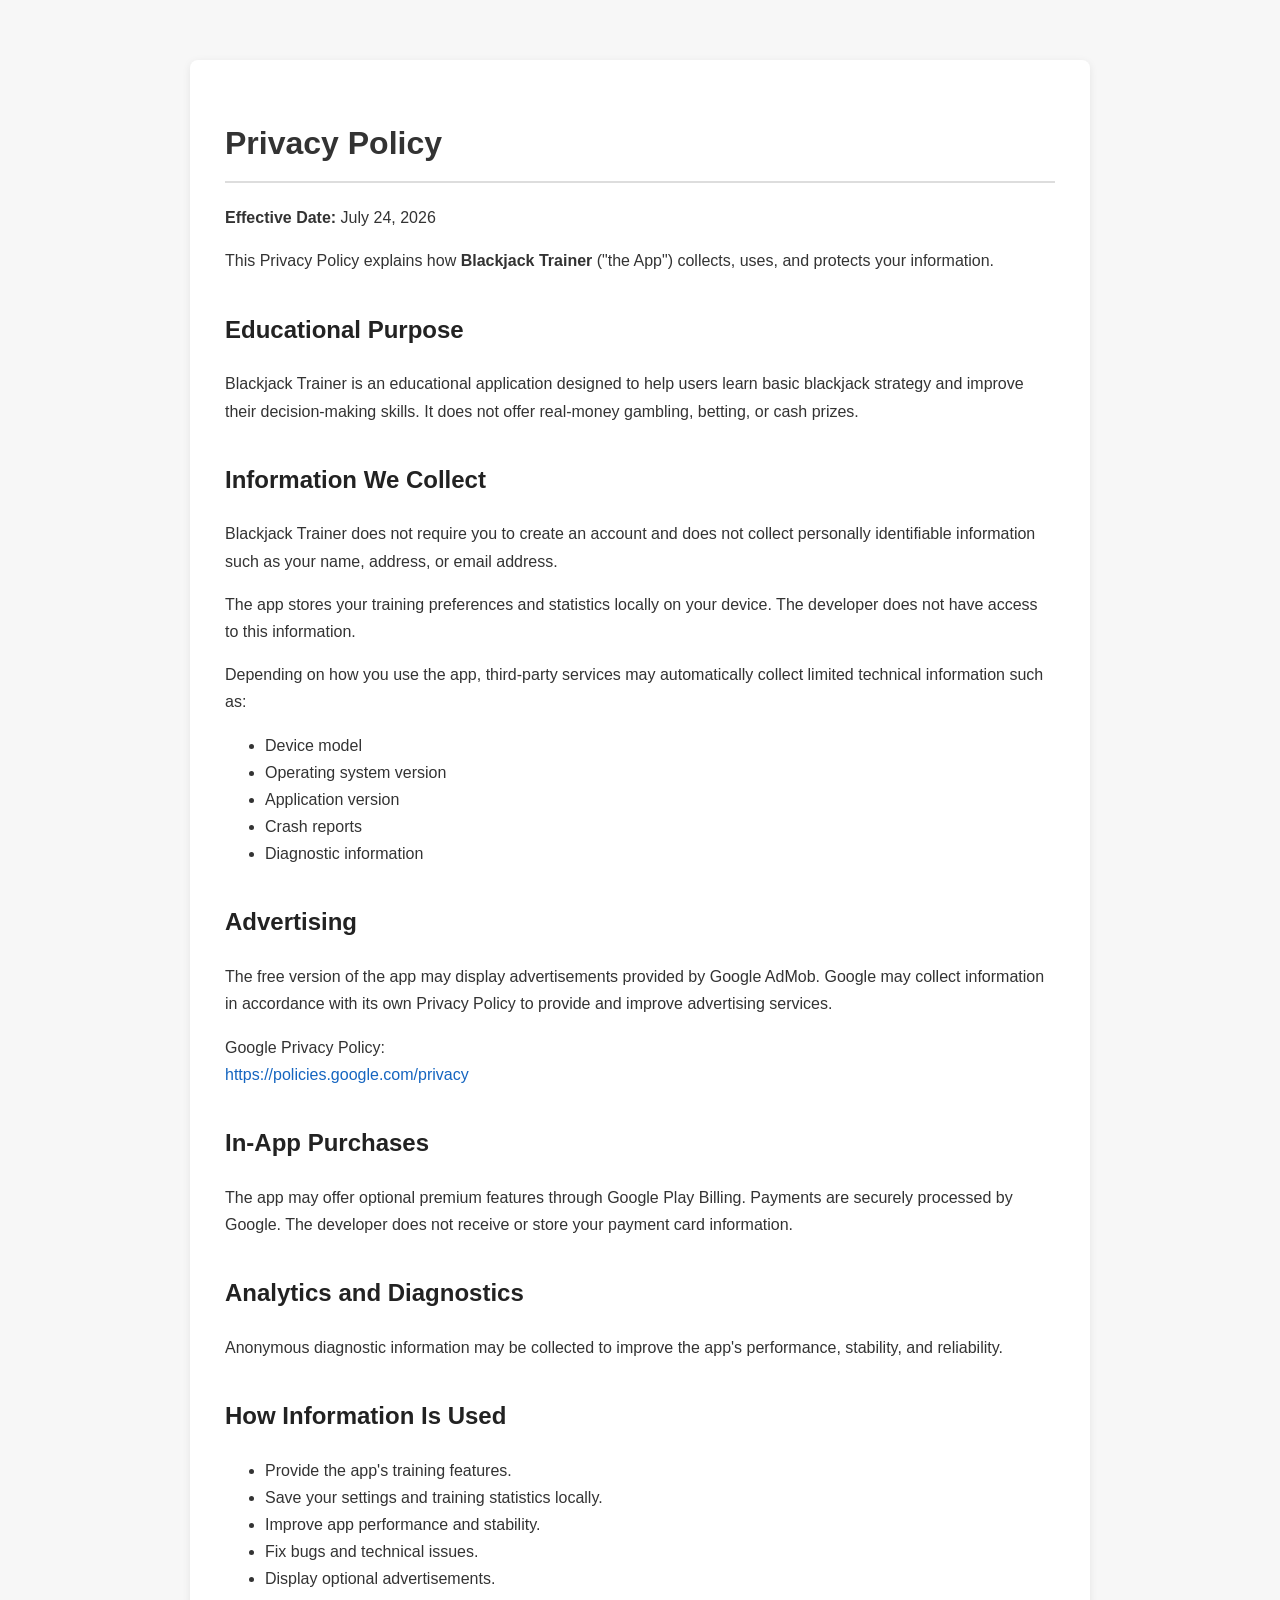
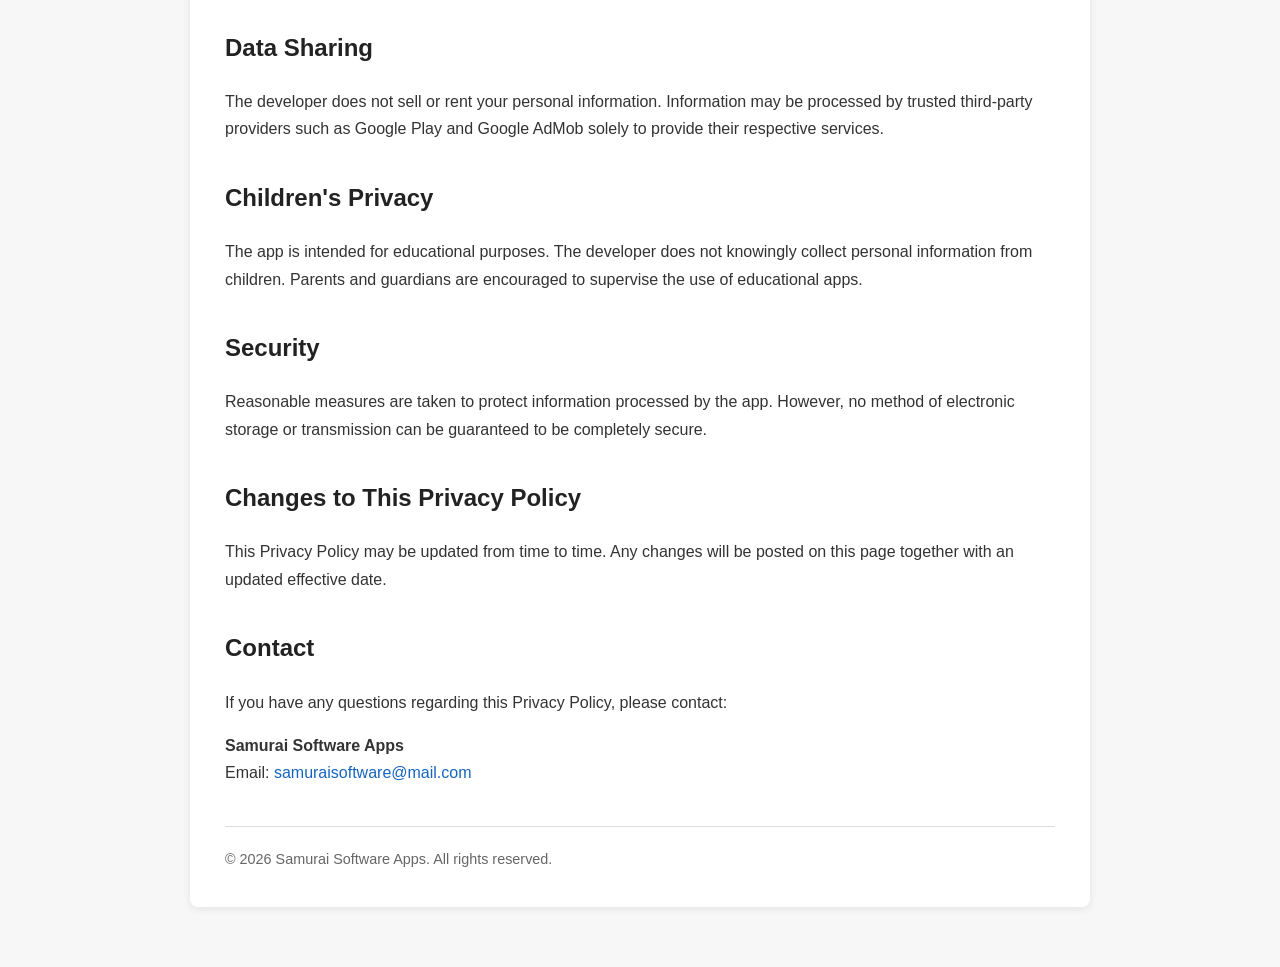
<file: privacy-policies/blackjack-trainer.html>
<!DOCTYPE html>
<html lang="en">
<head>
    <meta charset="UTF-8">
    <meta name="viewport" content="width=device-width, initial-scale=1.0">
    <title>Privacy Policy - Blackjack Trainer</title>

    <style>
        body {
            font-family: Arial, Helvetica, sans-serif;
            max-width: 900px;
            margin: 40px auto;
            padding: 20px;
            background: #f7f7f7;
            color: #333;
            line-height: 1.7;
        }

        .container {
            background: #fff;
            padding: 35px;
            border-radius: 8px;
            box-shadow: 0 2px 8px rgba(0,0,0,.08);
        }

        h1 {
            border-bottom: 2px solid #ddd;
            padding-bottom: 10px;
        }

        h2 {
            margin-top: 35px;
            color: #222;
        }

        a {
            color: #1565c0;
            text-decoration: none;
        }

        a:hover {
            text-decoration: underline;
        }

        footer {
            margin-top: 40px;
            border-top: 1px solid #ddd;
            padding-top: 20px;
            font-size: .9em;
            color: #666;
        }
    </style>
</head>

<body>

<div class="container">

<h1>Privacy Policy</h1>

<p><strong>Effective Date:</strong> July 24, 2026</p>

<p>
This Privacy Policy explains how <strong>Blackjack Trainer</strong> ("the App")
collects, uses, and protects your information.
</p>

<h2>Educational Purpose</h2>

<p>
Blackjack Trainer is an educational application designed to help users learn
basic blackjack strategy and improve their decision-making skills.
It does not offer real-money gambling, betting, or cash prizes.
</p>

<h2>Information We Collect</h2>

<p>
Blackjack Trainer does not require you to create an account and does not
collect personally identifiable information such as your name, address, or
email address.
</p>

<p>
The app stores your training preferences and statistics locally on your device.
The developer does not have access to this information.
</p>

<p>
Depending on how you use the app, third-party services may automatically collect
limited technical information such as:
</p>

<ul>
    <li>Device model</li>
    <li>Operating system version</li>
    <li>Application version</li>
    <li>Crash reports</li>
    <li>Diagnostic information</li>
</ul>

<h2>Advertising</h2>

<p>
The free version of the app may display advertisements provided by Google AdMob.
Google may collect information in accordance with its own Privacy Policy to
provide and improve advertising services.
</p>

<p>
Google Privacy Policy:<br>
<a href="https://policies.google.com/privacy">
https://policies.google.com/privacy
</a>
</p>

<h2>In-App Purchases</h2>

<p>
The app may offer optional premium features through Google Play Billing.
Payments are securely processed by Google.
The developer does not receive or store your payment card information.
</p>

<h2>Analytics and Diagnostics</h2>

<p>
Anonymous diagnostic information may be collected to improve the app's
performance, stability, and reliability.
</p>

<h2>How Information Is Used</h2>

<ul>
    <li>Provide the app's training features.</li>
    <li>Save your settings and training statistics locally.</li>
    <li>Improve app performance and stability.</li>
    <li>Fix bugs and technical issues.</li>
    <li>Display optional advertisements.</li>
</ul>

<h2>Data Sharing</h2>

<p>
The developer does not sell or rent your personal information.
Information may be processed by trusted third-party providers such as
Google Play and Google AdMob solely to provide their respective services.
</p>

<h2>Children's Privacy</h2>

<p>
The app is intended for educational purposes.
The developer does not knowingly collect personal information from children.
Parents and guardians are encouraged to supervise the use of educational apps.
</p>

<h2>Security</h2>

<p>
Reasonable measures are taken to protect information processed by the app.
However, no method of electronic storage or transmission can be guaranteed to
be completely secure.
</p>

<h2>Changes to This Privacy Policy</h2>

<p>
This Privacy Policy may be updated from time to time.
Any changes will be posted on this page together with an updated effective date.
</p>

<h2>Contact</h2>

<p>
If you have any questions regarding this Privacy Policy, please contact:
</p>

<p>
<strong>Samurai Software Apps</strong><br>
Email:
<a href="mailto:samuraisoftware@mail.com">
samuraisoftware@mail.com
</a>
</p>

<footer>
© 2026 Samurai Software Apps. All rights reserved.
</footer>

</div>

</body>
</html>
</file>
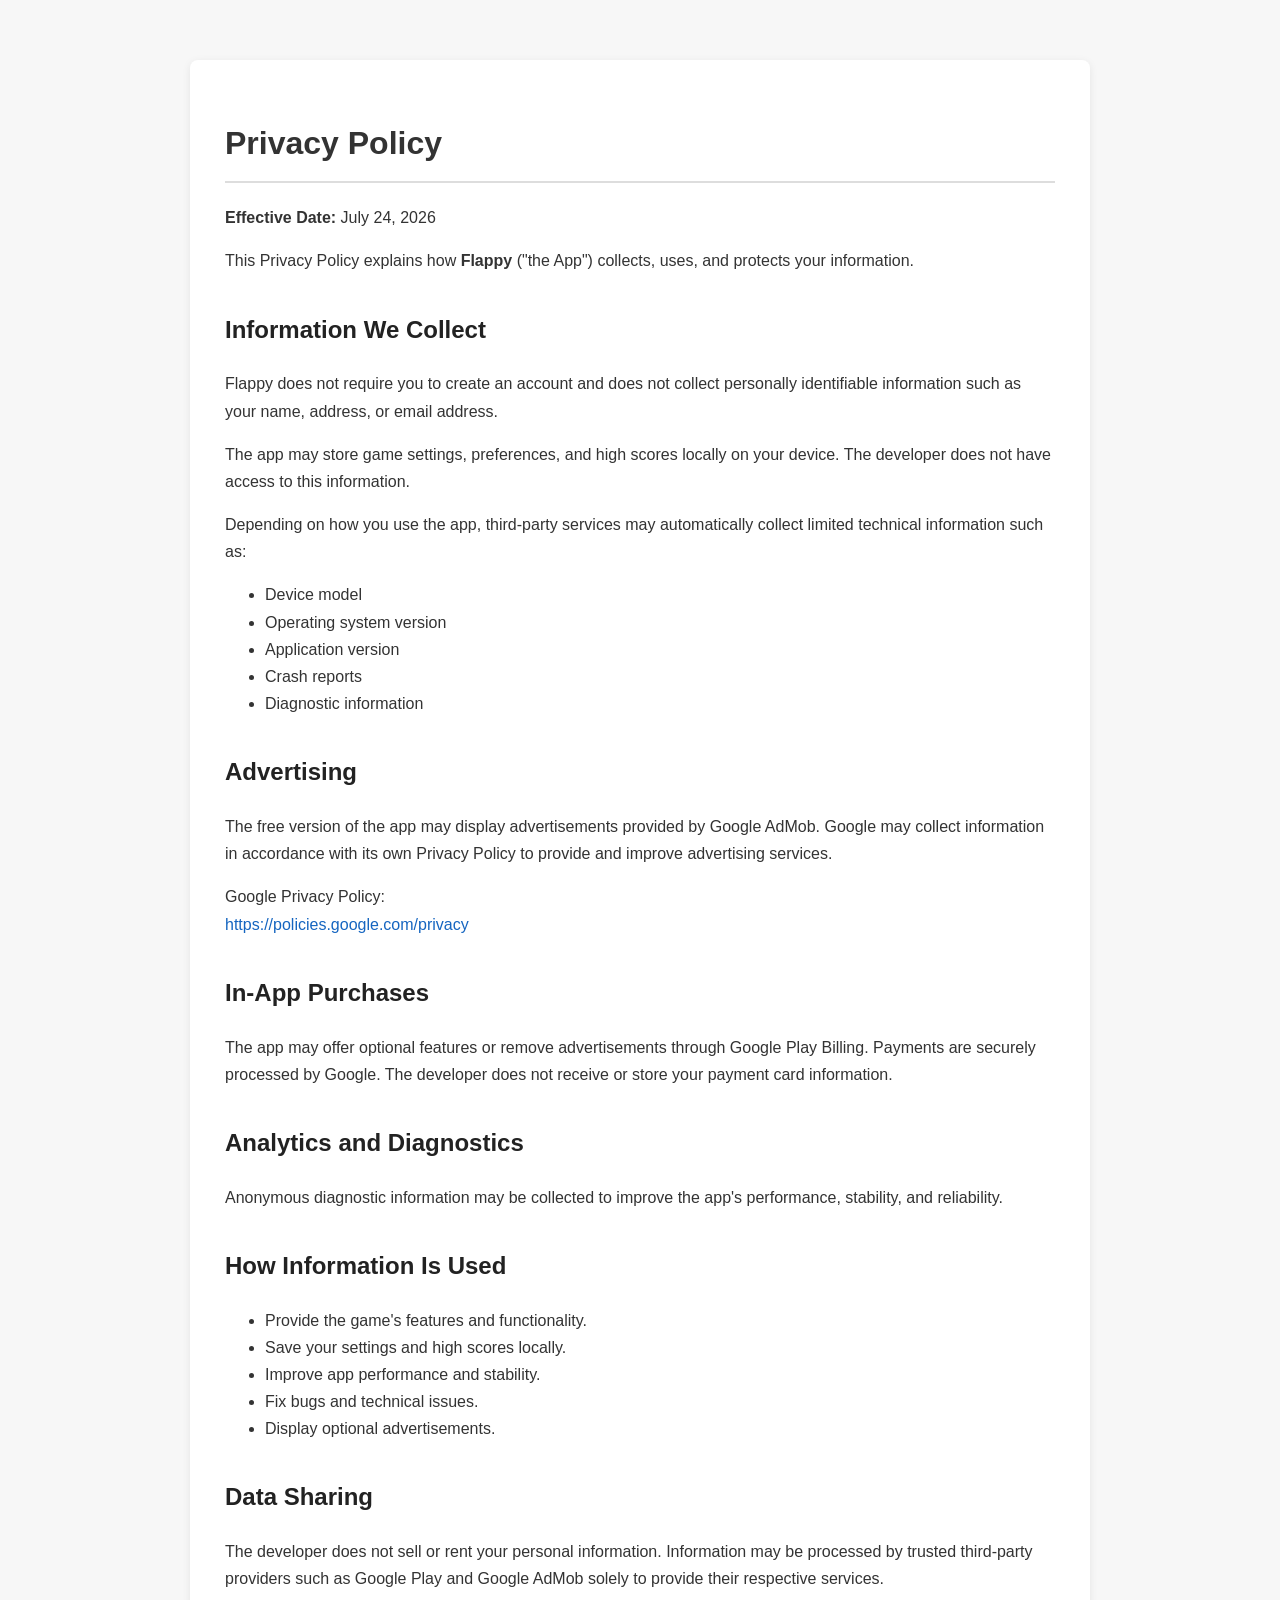
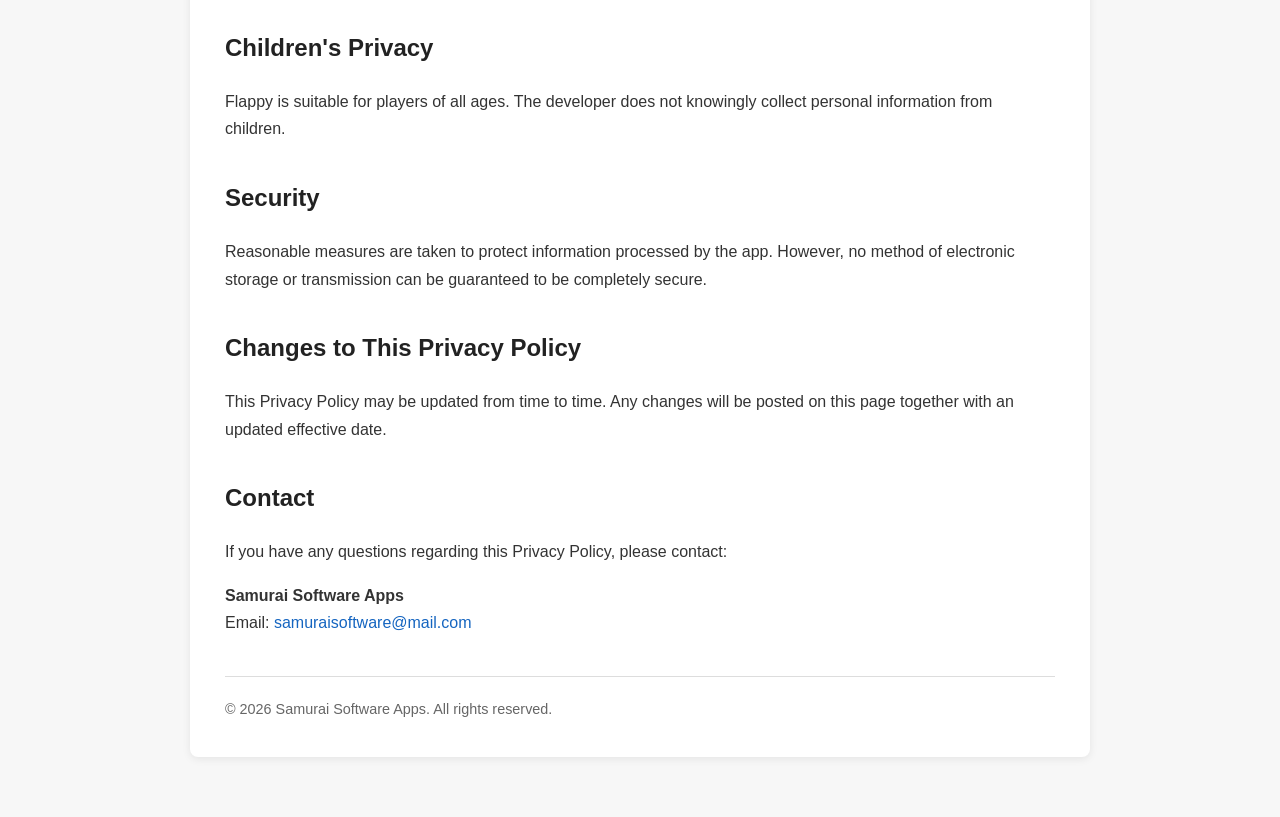
<file: privacy-policies/flappy.html>
<!DOCTYPE html>
<html lang="en">
<head>
    <meta charset="UTF-8">
    <meta name="viewport" content="width=device-width, initial-scale=1.0">
    <title>Privacy Policy - Flappy</title>

    <style>
        body {
            font-family: Arial, Helvetica, sans-serif;
            max-width: 900px;
            margin: 40px auto;
            padding: 20px;
            background: #f7f7f7;
            color: #333;
            line-height: 1.7;
        }

        .container {
            background: #fff;
            padding: 35px;
            border-radius: 8px;
            box-shadow: 0 2px 8px rgba(0,0,0,.08);
        }

        h1 {
            border-bottom: 2px solid #ddd;
            padding-bottom: 10px;
        }

        h2 {
            margin-top: 35px;
            color: #222;
        }

        a {
            color: #1565c0;
            text-decoration: none;
        }

        a:hover {
            text-decoration: underline;
        }

        footer {
            margin-top: 40px;
            border-top: 1px solid #ddd;
            padding-top: 20px;
            font-size: .9em;
            color: #666;
        }
    </style>
</head>

<body>

<div class="container">

<h1>Privacy Policy</h1>

<p><strong>Effective Date:</strong> July 24, 2026</p>

<p>
This Privacy Policy explains how <strong>Flappy</strong> ("the App")
collects, uses, and protects your information.
</p>

<h2>Information We Collect</h2>

<p>
Flappy does not require you to create an account and does not collect
personally identifiable information such as your name, address, or email
address.
</p>

<p>
The app may store game settings, preferences, and high scores locally on your
device. The developer does not have access to this information.
</p>

<p>
Depending on how you use the app, third-party services may automatically collect
limited technical information such as:
</p>

<ul>
    <li>Device model</li>
    <li>Operating system version</li>
    <li>Application version</li>
    <li>Crash reports</li>
    <li>Diagnostic information</li>
</ul>

<h2>Advertising</h2>

<p>
The free version of the app may display advertisements provided by Google AdMob.
Google may collect information in accordance with its own Privacy Policy to
provide and improve advertising services.
</p>

<p>
Google Privacy Policy:<br>
<a href="https://policies.google.com/privacy">
https://policies.google.com/privacy
</a>
</p>

<h2>In-App Purchases</h2>

<p>
The app may offer optional features or remove advertisements through Google
Play Billing. Payments are securely processed by Google. The developer does not
receive or store your payment card information.
</p>

<h2>Analytics and Diagnostics</h2>

<p>
Anonymous diagnostic information may be collected to improve the app's
performance, stability, and reliability.
</p>

<h2>How Information Is Used</h2>

<ul>
    <li>Provide the game's features and functionality.</li>
    <li>Save your settings and high scores locally.</li>
    <li>Improve app performance and stability.</li>
    <li>Fix bugs and technical issues.</li>
    <li>Display optional advertisements.</li>
</ul>

<h2>Data Sharing</h2>

<p>
The developer does not sell or rent your personal information.
Information may be processed by trusted third-party providers such as
Google Play and Google AdMob solely to provide their respective services.
</p>

<h2>Children's Privacy</h2>

<p>
Flappy is suitable for players of all ages.
The developer does not knowingly collect personal information from children.
</p>

<h2>Security</h2>

<p>
Reasonable measures are taken to protect information processed by the app.
However, no method of electronic storage or transmission can be guaranteed to
be completely secure.
</p>

<h2>Changes to This Privacy Policy</h2>

<p>
This Privacy Policy may be updated from time to time.
Any changes will be posted on this page together with an updated effective date.
</p>

<h2>Contact</h2>

<p>
If you have any questions regarding this Privacy Policy, please contact:
</p>

<p>
<strong>Samurai Software Apps</strong><br>
Email:
<a href="mailto:samuraisoftware@mail.com">
samuraisoftware@mail.com
</a>
</p>

<footer>
© 2026 Samurai Software Apps. All rights reserved.
</footer>

</div>

</body>
</html>
</file>
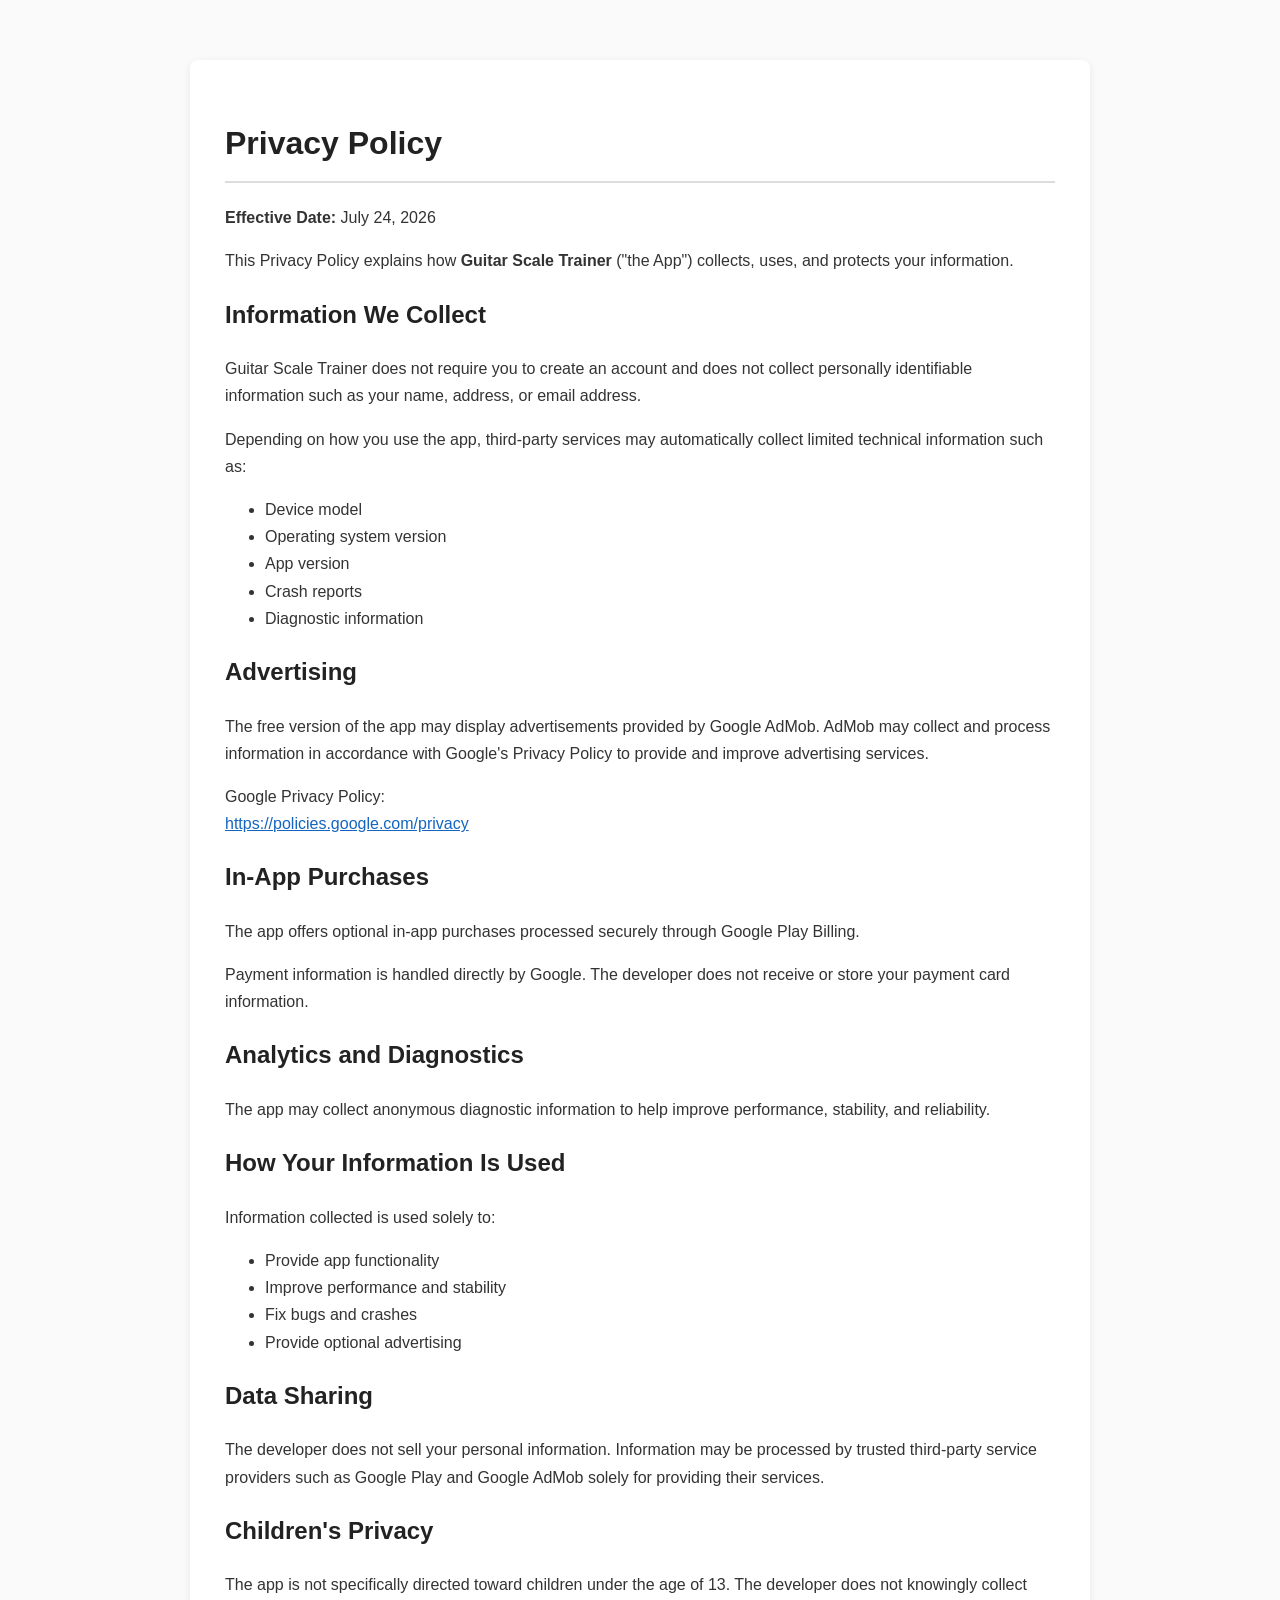
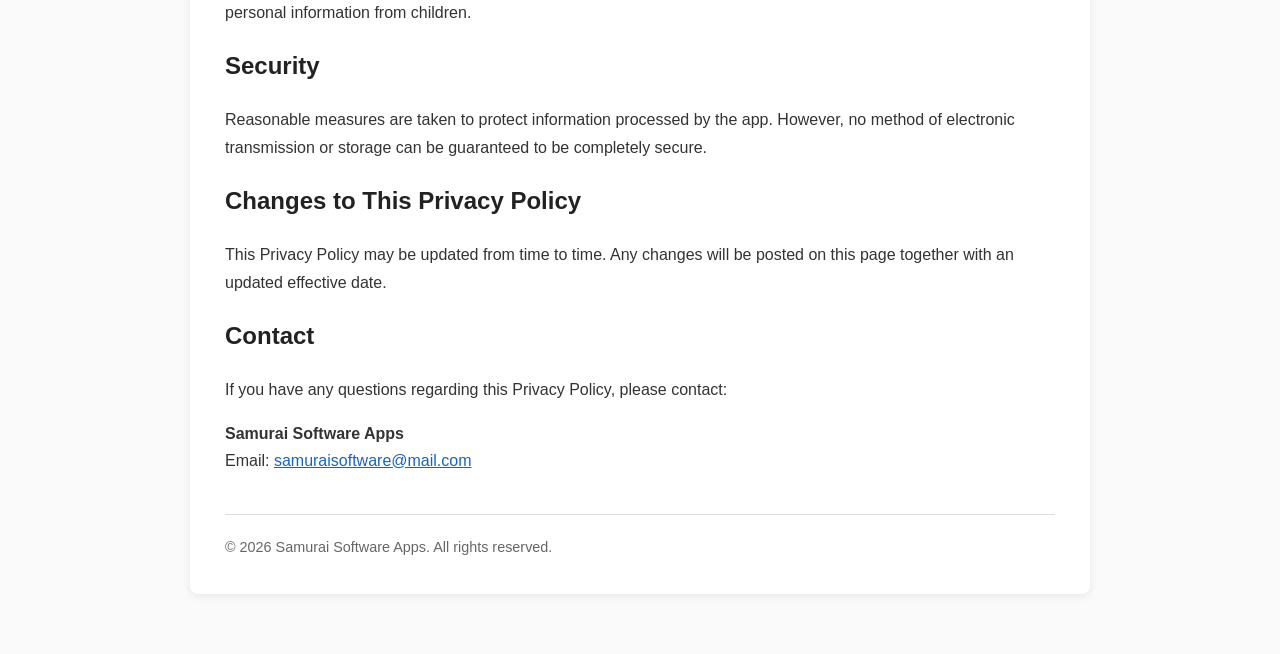
<file: privacy-policies/guitar-scale-trainer.html>
<!DOCTYPE html>
<html lang="en">
<head>
    <meta charset="UTF-8">
    <meta name="viewport" content="width=device-width, initial-scale=1.0">
    <title>Privacy Policy - Guitar Scale Trainer</title>
    <style>
        body {
            font-family: Arial, Helvetica, sans-serif;
            max-width: 900px;
            margin: 40px auto;
            padding: 20px;
            line-height: 1.7;
            color: #333;
            background: #fafafa;
        }
        h1, h2 {
            color: #222;
        }
        h1 {
            border-bottom: 2px solid #ddd;
            padding-bottom: 10px;
        }
        .container {
            background: white;
            padding: 35px;
            border-radius: 8px;
            box-shadow: 0 2px 8px rgba(0,0,0,.08);
        }
        a {
            color: #1565c0;
        }
        footer {
            margin-top: 40px;
            font-size: 0.9em;
            color: #666;
            border-top: 1px solid #ddd;
            padding-top: 20px;
        }
    </style>
</head>
<body>

<div class="container">

<h1>Privacy Policy</h1>

<p><strong>Effective Date:</strong> July 24, 2026</p>

<p>
This Privacy Policy explains how <strong>Guitar Scale Trainer</strong> ("the App")
collects, uses, and protects your information.
</p>

<h2>Information We Collect</h2>

<p>
Guitar Scale Trainer does not require you to create an account and does not
collect personally identifiable information such as your name, address, or email
address.
</p>

<p>
Depending on how you use the app, third-party services may automatically collect
limited technical information such as:
</p>

<ul>
    <li>Device model</li>
    <li>Operating system version</li>
    <li>App version</li>
    <li>Crash reports</li>
    <li>Diagnostic information</li>
</ul>

<h2>Advertising</h2>

<p>
The free version of the app may display advertisements provided by
Google AdMob. AdMob may collect and process information in accordance
with Google's Privacy Policy to provide and improve advertising services.
</p>

<p>
Google Privacy Policy:<br>
<a href="https://policies.google.com/privacy" target="_blank">
https://policies.google.com/privacy
</a>
</p>

<h2>In-App Purchases</h2>

<p>
The app offers optional in-app purchases processed securely through
Google Play Billing.
</p>

<p>
Payment information is handled directly by Google.
The developer does not receive or store your payment card information.
</p>

<h2>Analytics and Diagnostics</h2>

<p>
The app may collect anonymous diagnostic information to help improve
performance, stability, and reliability.
</p>

<h2>How Your Information Is Used</h2>

<p>
Information collected is used solely to:
</p>

<ul>
    <li>Provide app functionality</li>
    <li>Improve performance and stability</li>
    <li>Fix bugs and crashes</li>
    <li>Provide optional advertising</li>
</ul>

<h2>Data Sharing</h2>

<p>
The developer does not sell your personal information.
Information may be processed by trusted third-party service providers
such as Google Play and Google AdMob solely for providing their services.
</p>

<h2>Children's Privacy</h2>

<p>
The app is not specifically directed toward children under the age of 13.
The developer does not knowingly collect personal information from children.
</p>

<h2>Security</h2>

<p>
Reasonable measures are taken to protect information processed by the app.
However, no method of electronic transmission or storage can be guaranteed
to be completely secure.
</p>

<h2>Changes to This Privacy Policy</h2>

<p>
This Privacy Policy may be updated from time to time.
Any changes will be posted on this page together with an updated effective date.
</p>

<h2>Contact</h2>

<p>
If you have any questions regarding this Privacy Policy, please contact:
</p>

<p>
<strong>Samurai Software Apps</strong><br>
Email:
<a href="mailto:samuraisoftware@mail.com">
samuraisoftware@mail.com
</a>
</p>

<footer>
© 2026 Samurai Software Apps. All rights reserved.
</footer>

</div>

</body>
</html>
</file>
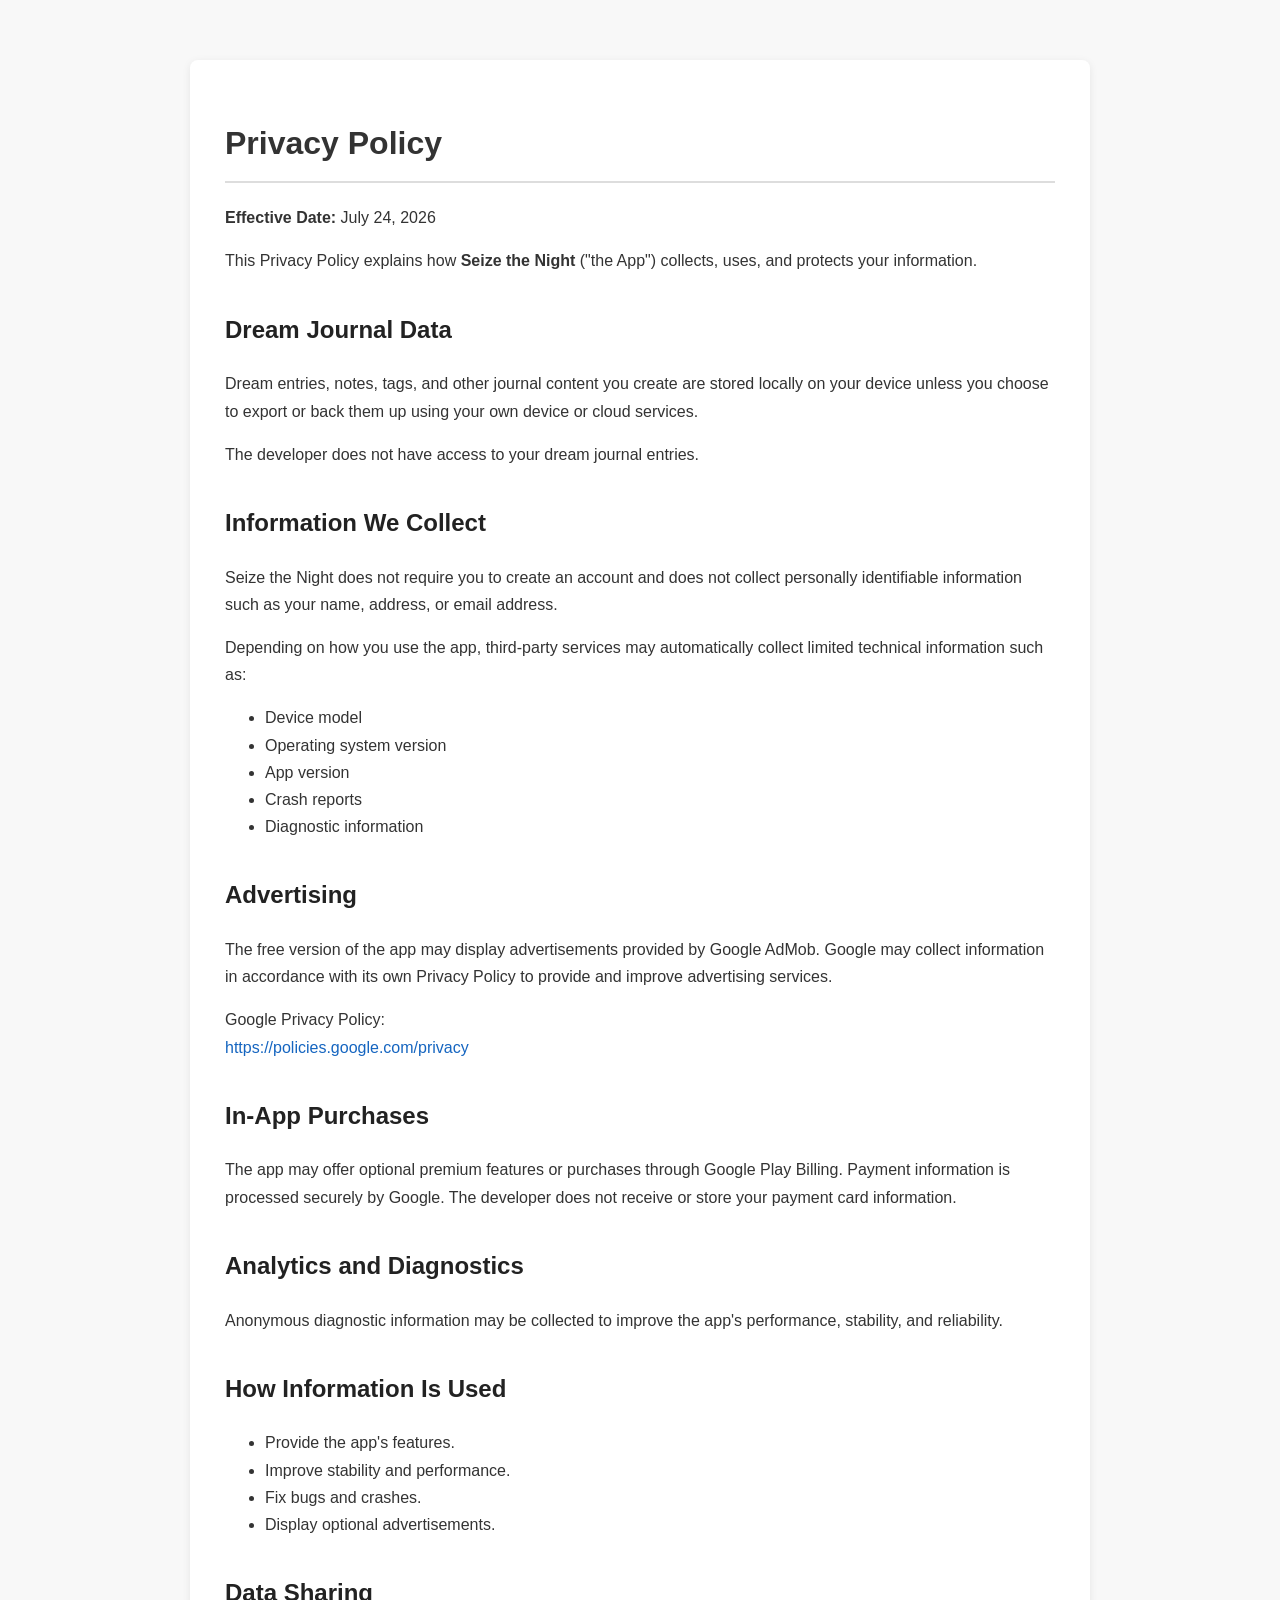
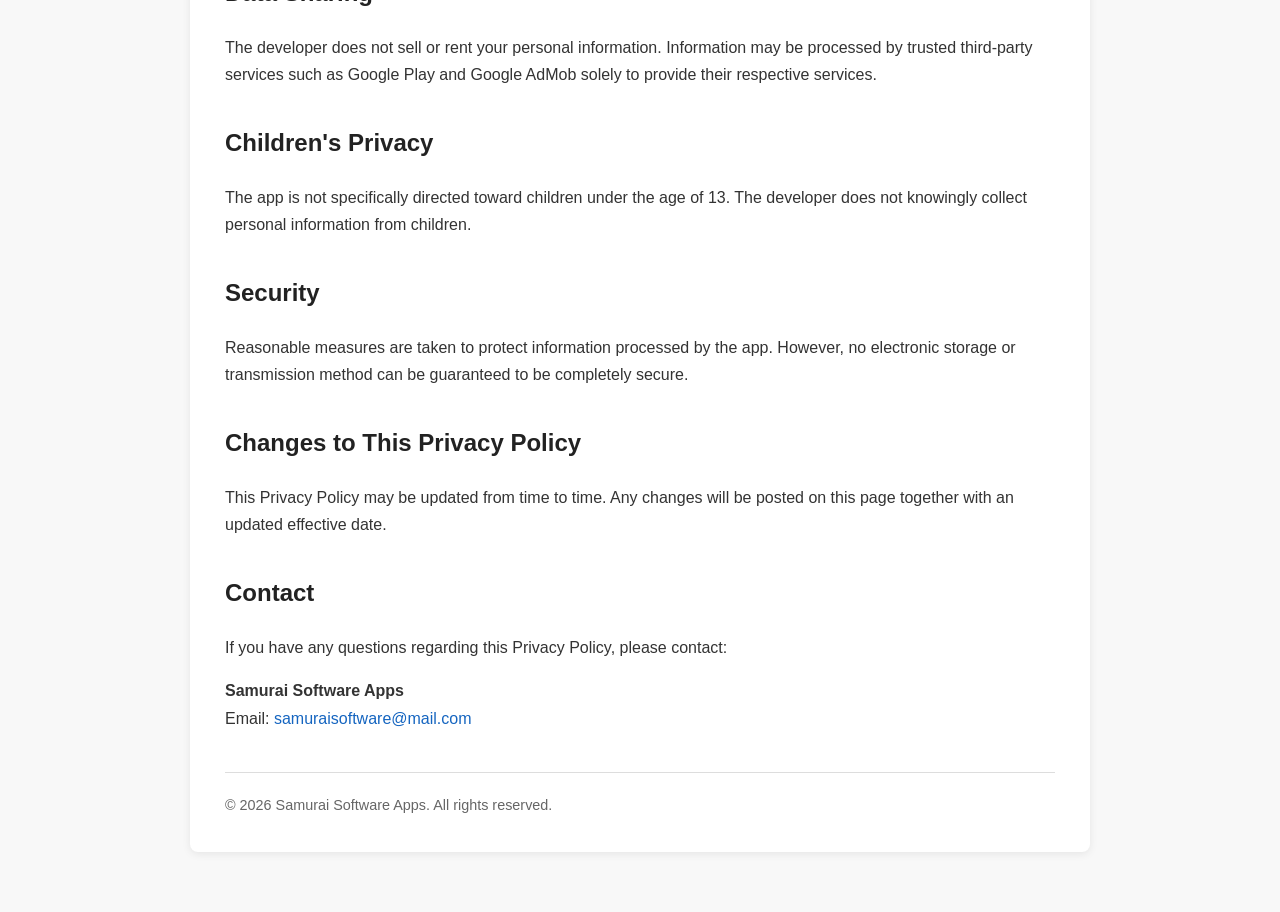
<file: privacy-policies/seize-the-night.html>
<!DOCTYPE html>
<html lang="en">
<head>
    <meta charset="UTF-8">
    <meta name="viewport" content="width=device-width, initial-scale=1.0">
    <title>Privacy Policy - Seize the Night</title>
    <style>
        body {
            font-family: Arial, Helvetica, sans-serif;
            max-width: 900px;
            margin: 40px auto;
            padding: 20px;
            line-height: 1.7;
            color: #333;
            background: #f8f8f8;
        }

        .container {
            background: #fff;
            padding: 35px;
            border-radius: 8px;
            box-shadow: 0 2px 8px rgba(0,0,0,0.08);
        }

        h1 {
            border-bottom: 2px solid #ddd;
            padding-bottom: 10px;
        }

        h2 {
            margin-top: 35px;
            color: #222;
        }

        a {
            color: #1565c0;
            text-decoration: none;
        }

        a:hover {
            text-decoration: underline;
        }

        footer {
            margin-top: 40px;
            border-top: 1px solid #ddd;
            padding-top: 20px;
            font-size: 0.9em;
            color: #666;
        }
    </style>
</head>

<body>

<div class="container">

<h1>Privacy Policy</h1>

<p><strong>Effective Date:</strong> July 24, 2026</p>

<p>
This Privacy Policy explains how <strong>Seize the Night</strong> ("the App")
collects, uses, and protects your information.
</p>

<h2>Dream Journal Data</h2>

<p>
Dream entries, notes, tags, and other journal content you create are stored
locally on your device unless you choose to export or back them up using your
own device or cloud services.
</p>

<p>
The developer does not have access to your dream journal entries.
</p>

<h2>Information We Collect</h2>

<p>
Seize the Night does not require you to create an account and does not collect
personally identifiable information such as your name, address, or email address.
</p>

<p>
Depending on how you use the app, third-party services may automatically collect
limited technical information such as:
</p>

<ul>
    <li>Device model</li>
    <li>Operating system version</li>
    <li>App version</li>
    <li>Crash reports</li>
    <li>Diagnostic information</li>
</ul>

<h2>Advertising</h2>

<p>
The free version of the app may display advertisements provided by Google AdMob.
Google may collect information in accordance with its own Privacy Policy to
provide and improve advertising services.
</p>

<p>
Google Privacy Policy:<br>
<a href="https://policies.google.com/privacy">
https://policies.google.com/privacy
</a>
</p>

<h2>In-App Purchases</h2>

<p>
The app may offer optional premium features or purchases through Google Play Billing.
Payment information is processed securely by Google.
The developer does not receive or store your payment card information.
</p>

<h2>Analytics and Diagnostics</h2>

<p>
Anonymous diagnostic information may be collected to improve the app's
performance, stability, and reliability.
</p>

<h2>How Information Is Used</h2>

<ul>
    <li>Provide the app's features.</li>
    <li>Improve stability and performance.</li>
    <li>Fix bugs and crashes.</li>
    <li>Display optional advertisements.</li>
</ul>

<h2>Data Sharing</h2>

<p>
The developer does not sell or rent your personal information.
Information may be processed by trusted third-party services such as Google Play
and Google AdMob solely to provide their respective services.
</p>

<h2>Children's Privacy</h2>

<p>
The app is not specifically directed toward children under the age of 13.
The developer does not knowingly collect personal information from children.
</p>

<h2>Security</h2>

<p>
Reasonable measures are taken to protect information processed by the app.
However, no electronic storage or transmission method can be guaranteed to be
completely secure.
</p>

<h2>Changes to This Privacy Policy</h2>

<p>
This Privacy Policy may be updated from time to time.
Any changes will be posted on this page together with an updated effective date.
</p>

<h2>Contact</h2>

<p>
If you have any questions regarding this Privacy Policy, please contact:
</p>

<p>
<strong>Samurai Software Apps</strong><br>
Email:
<a href="mailto:samuraisoftware@mail.com">
samuraisoftware@mail.com
</a>
</p>

<footer>
© 2026 Samurai Software Apps. All rights reserved.
</footer>

</div>

</body>
</html>
</file>
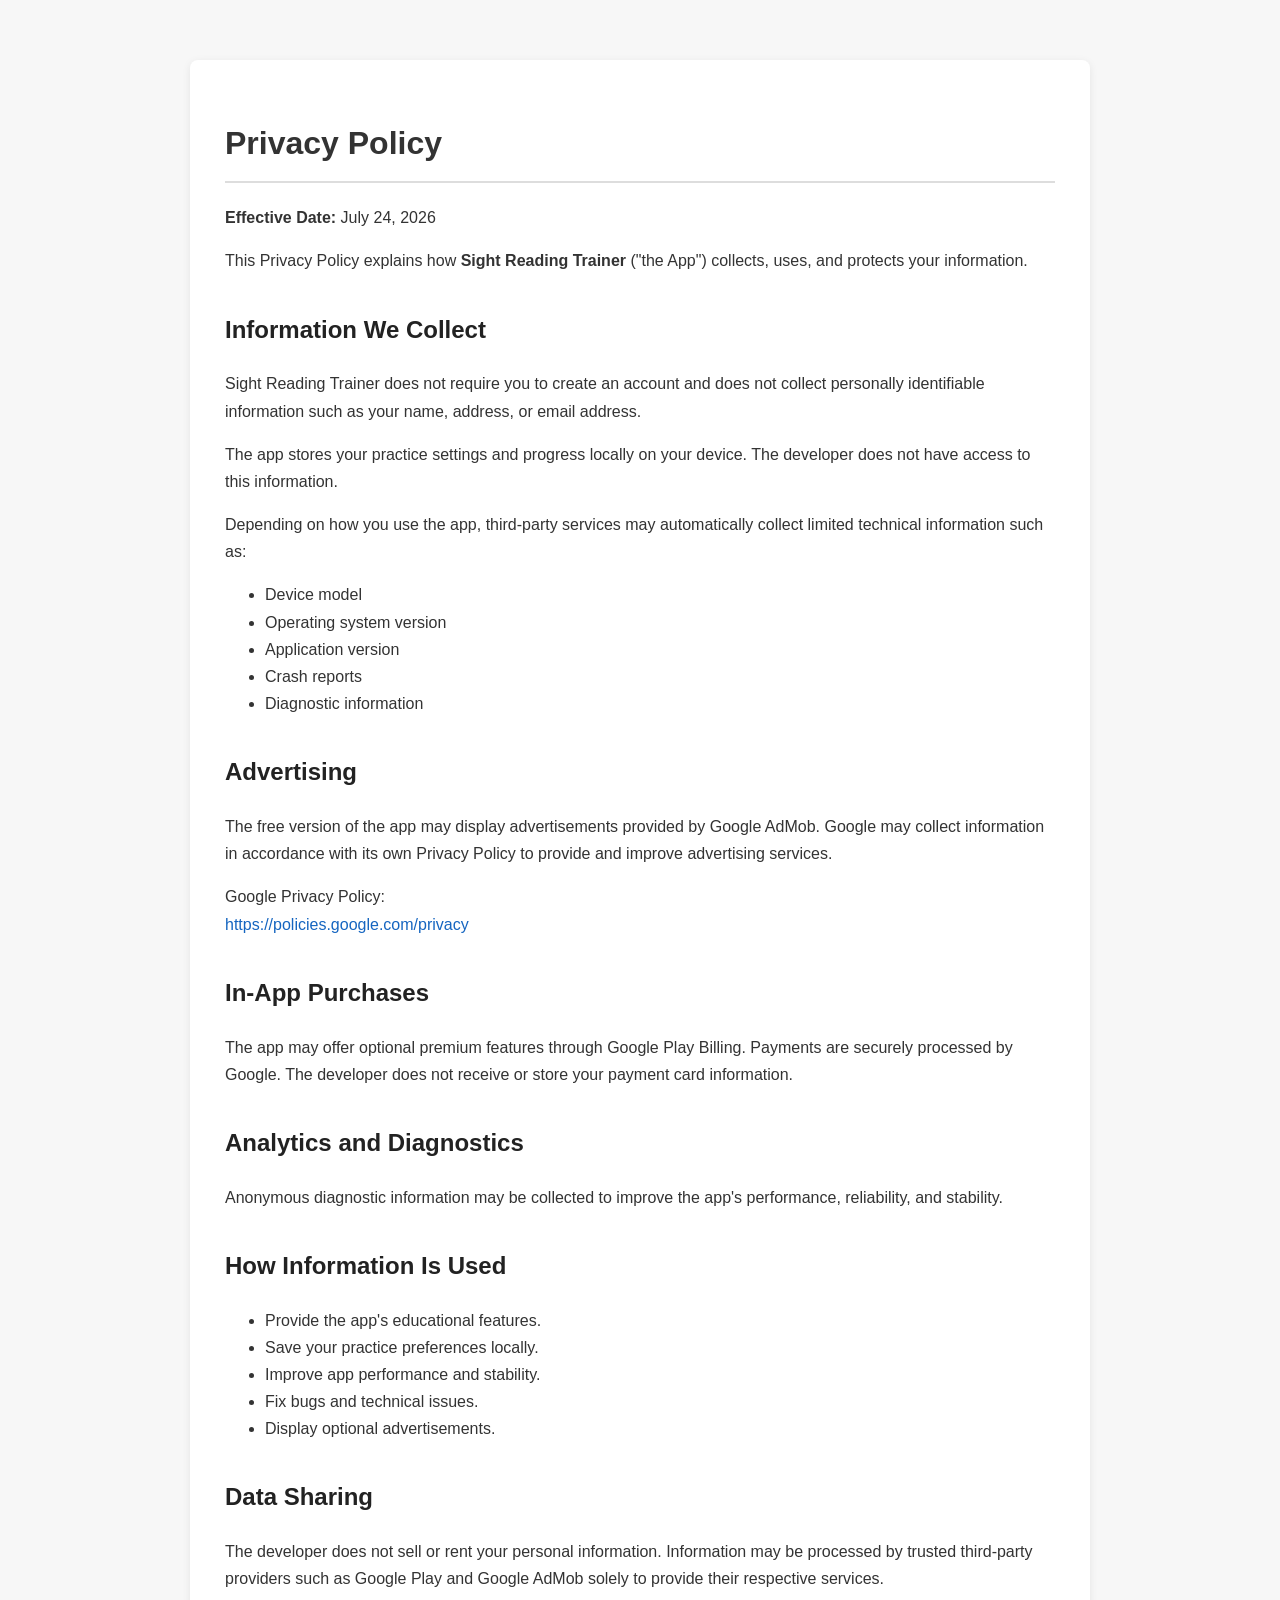
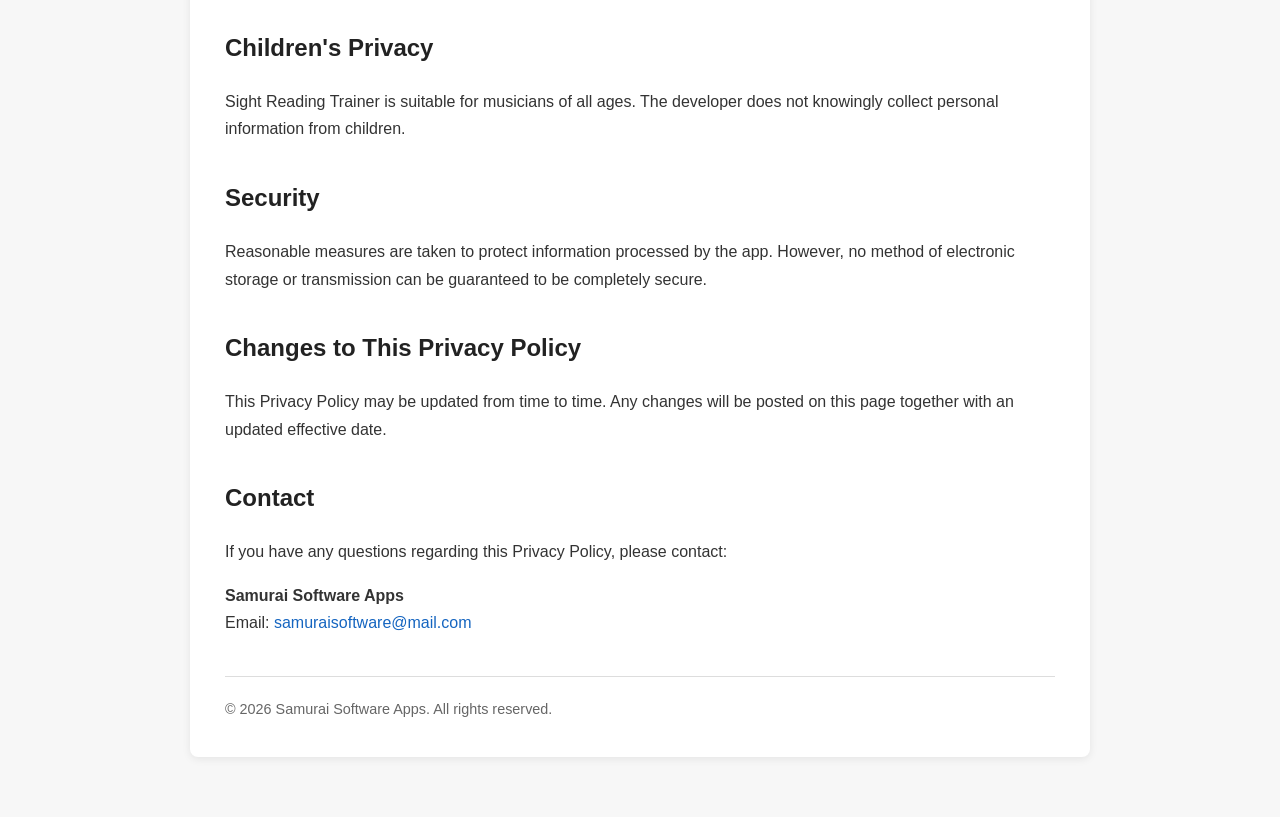
<file: privacy-policies/sight-reading-trainer.html>
<!DOCTYPE html>
<html lang="en">
<head>
    <meta charset="UTF-8">
    <meta name="viewport" content="width=device-width, initial-scale=1.0">
    <title>Privacy Policy - Sight Reading Trainer</title>

    <style>
        body {
            font-family: Arial, Helvetica, sans-serif;
            max-width: 900px;
            margin: 40px auto;
            padding: 20px;
            background: #f7f7f7;
            color: #333;
            line-height: 1.7;
        }

        .container {
            background: #fff;
            padding: 35px;
            border-radius: 8px;
            box-shadow: 0 2px 8px rgba(0,0,0,.08);
        }

        h1 {
            border-bottom: 2px solid #ddd;
            padding-bottom: 10px;
        }

        h2 {
            margin-top: 35px;
            color: #222;
        }

        a {
            color: #1565c0;
            text-decoration: none;
        }

        a:hover {
            text-decoration: underline;
        }

        footer {
            margin-top: 40px;
            border-top: 1px solid #ddd;
            padding-top: 20px;
            font-size: .9em;
            color: #666;
        }
    </style>

</head>

<body>

<div class="container">

<h1>Privacy Policy</h1>

<p><strong>Effective Date:</strong> July 24, 2026</p>

<p>
This Privacy Policy explains how <strong>Sight Reading Trainer</strong>
("the App") collects, uses, and protects your information.
</p>

<h2>Information We Collect</h2>

<p>
Sight Reading Trainer does not require you to create an account and does not
collect personally identifiable information such as your name, address, or
email address.
</p>

<p>
The app stores your practice settings and progress locally on your device.
The developer does not have access to this information.
</p>

<p>
Depending on how you use the app, third-party services may automatically collect
limited technical information such as:
</p>

<ul>
    <li>Device model</li>
    <li>Operating system version</li>
    <li>Application version</li>
    <li>Crash reports</li>
    <li>Diagnostic information</li>
</ul>

<h2>Advertising</h2>

<p>
The free version of the app may display advertisements provided by Google AdMob.
Google may collect information in accordance with its own Privacy Policy to
provide and improve advertising services.
</p>

<p>
Google Privacy Policy:<br>
<a href="https://policies.google.com/privacy">
https://policies.google.com/privacy
</a>
</p>

<h2>In-App Purchases</h2>

<p>
The app may offer optional premium features through Google Play Billing.
Payments are securely processed by Google.
The developer does not receive or store your payment card information.
</p>

<h2>Analytics and Diagnostics</h2>

<p>
Anonymous diagnostic information may be collected to improve the app's
performance, reliability, and stability.
</p>

<h2>How Information Is Used</h2>

<ul>
    <li>Provide the app's educational features.</li>
    <li>Save your practice preferences locally.</li>
    <li>Improve app performance and stability.</li>
    <li>Fix bugs and technical issues.</li>
    <li>Display optional advertisements.</li>
</ul>

<h2>Data Sharing</h2>

<p>
The developer does not sell or rent your personal information.
Information may be processed by trusted third-party providers such as
Google Play and Google AdMob solely to provide their respective services.
</p>

<h2>Children's Privacy</h2>

<p>
Sight Reading Trainer is suitable for musicians of all ages.
The developer does not knowingly collect personal information from children.
</p>

<h2>Security</h2>

<p>
Reasonable measures are taken to protect information processed by the app.
However, no method of electronic storage or transmission can be guaranteed to
be completely secure.
</p>

<h2>Changes to This Privacy Policy</h2>

<p>
This Privacy Policy may be updated from time to time.
Any changes will be posted on this page together with an updated effective date.
</p>

<h2>Contact</h2>

<p>
If you have any questions regarding this Privacy Policy, please contact:
</p>

<p>
<strong>Samurai Software Apps</strong><br>
Email:
<a href="mailto:samuraisoftware@mail.com">
samuraisoftware@mail.com
</a>
</p>

<footer>
© 2026 Samurai Software Apps. All rights reserved.
</footer>

</div>

</body>
</html>
</file>
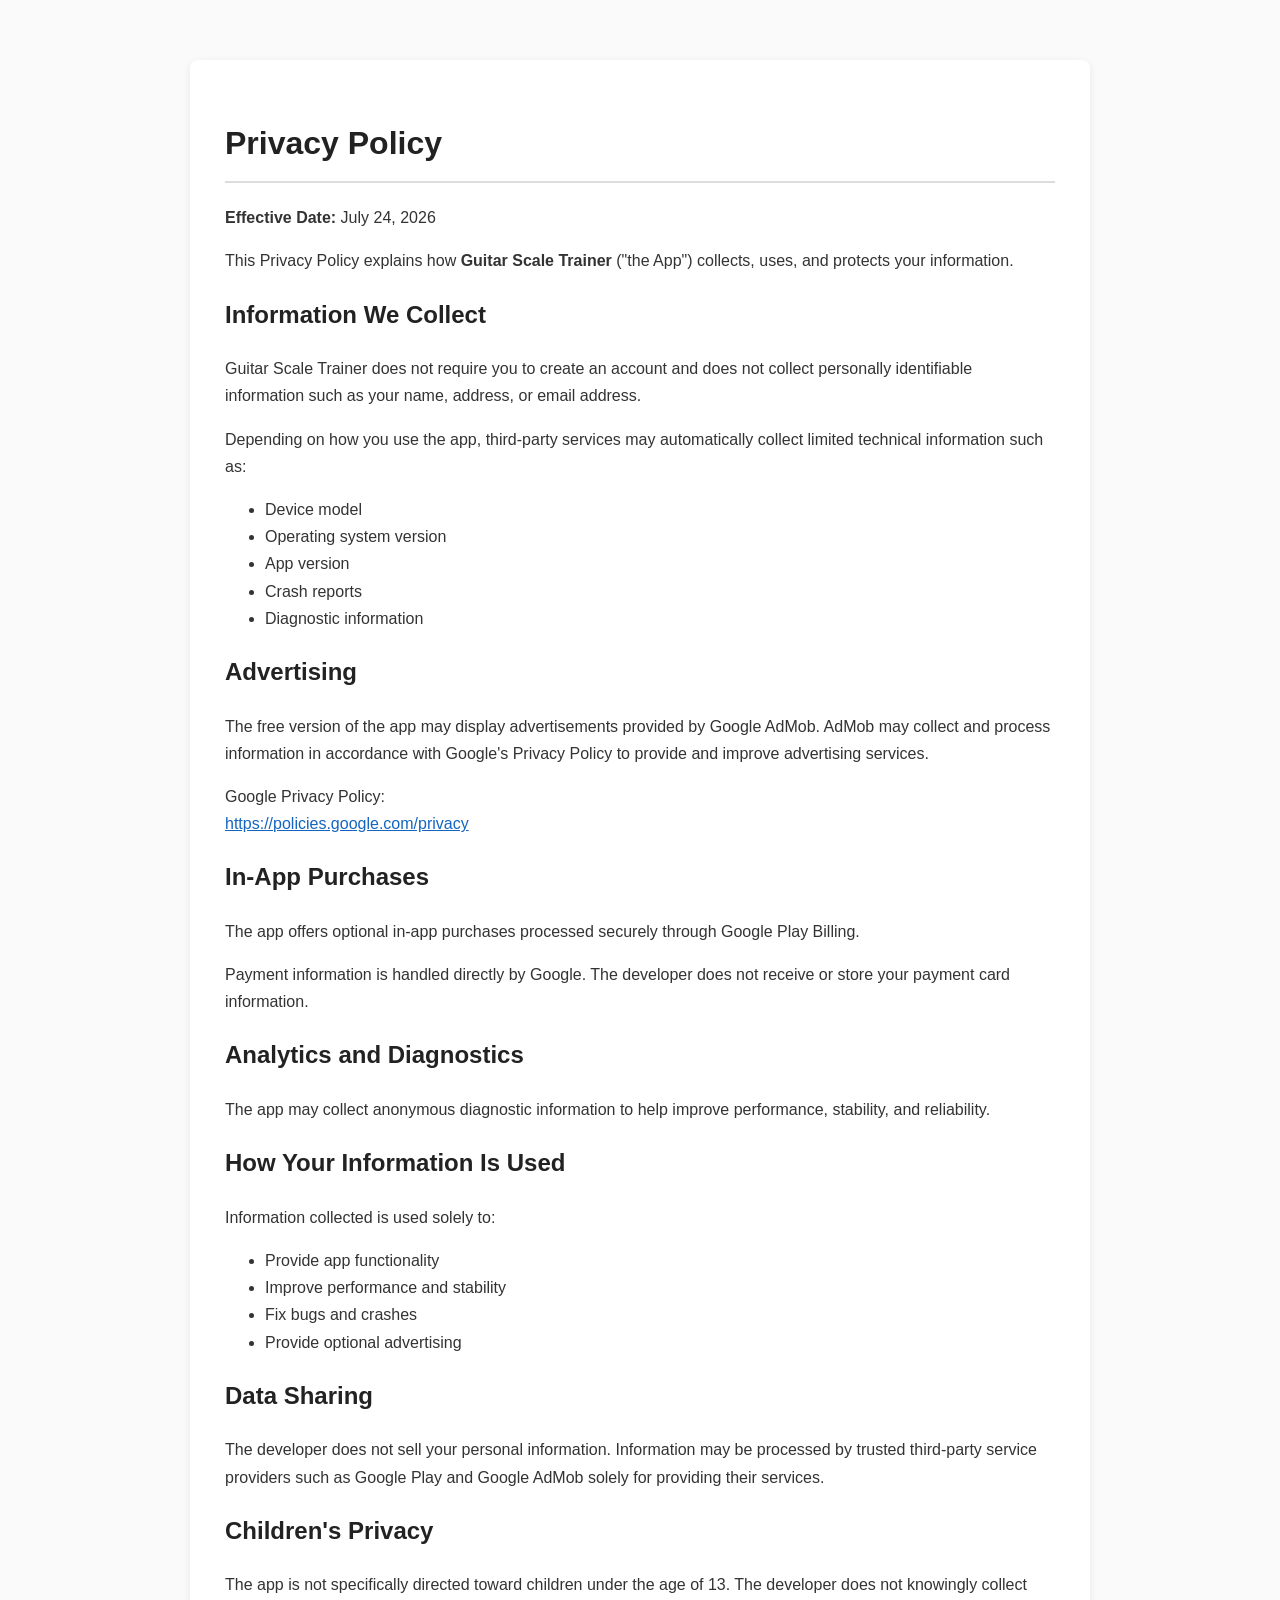
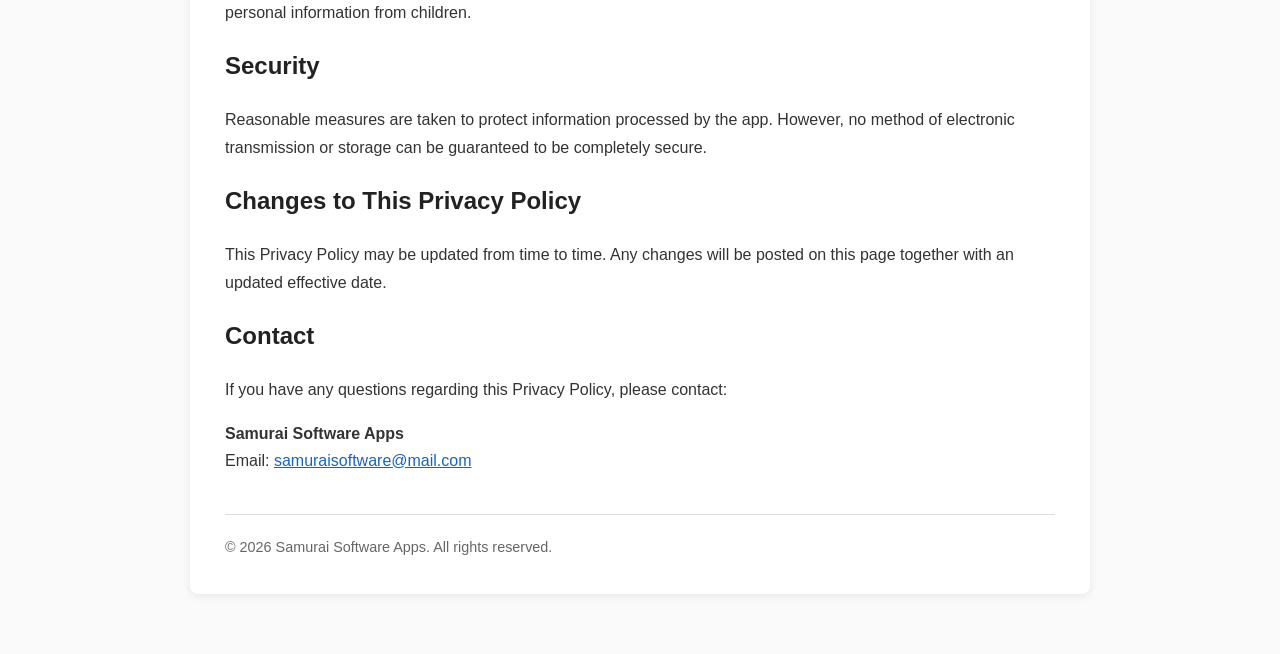
<file: img/privacy-policies/guitar-scale-trainer.html>
<!DOCTYPE html>
<html lang="en">
<head>
    <meta charset="UTF-8">
    <meta name="viewport" content="width=device-width, initial-scale=1.0">
    <title>Privacy Policy - Guitar Scale Trainer</title>
    <style>
        body {
            font-family: Arial, Helvetica, sans-serif;
            max-width: 900px;
            margin: 40px auto;
            padding: 20px;
            line-height: 1.7;
            color: #333;
            background: #fafafa;
        }
        h1, h2 {
            color: #222;
        }
        h1 {
            border-bottom: 2px solid #ddd;
            padding-bottom: 10px;
        }
        .container {
            background: white;
            padding: 35px;
            border-radius: 8px;
            box-shadow: 0 2px 8px rgba(0,0,0,.08);
        }
        a {
            color: #1565c0;
        }
        footer {
            margin-top: 40px;
            font-size: 0.9em;
            color: #666;
            border-top: 1px solid #ddd;
            padding-top: 20px;
        }
    </style>
</head>
<body>

<div class="container">

<h1>Privacy Policy</h1>

<p><strong>Effective Date:</strong> July 24, 2026</p>

<p>
This Privacy Policy explains how <strong>Guitar Scale Trainer</strong> ("the App")
collects, uses, and protects your information.
</p>

<h2>Information We Collect</h2>

<p>
Guitar Scale Trainer does not require you to create an account and does not
collect personally identifiable information such as your name, address, or email
address.
</p>

<p>
Depending on how you use the app, third-party services may automatically collect
limited technical information such as:
</p>

<ul>
    <li>Device model</li>
    <li>Operating system version</li>
    <li>App version</li>
    <li>Crash reports</li>
    <li>Diagnostic information</li>
</ul>

<h2>Advertising</h2>

<p>
The free version of the app may display advertisements provided by
Google AdMob. AdMob may collect and process information in accordance
with Google's Privacy Policy to provide and improve advertising services.
</p>

<p>
Google Privacy Policy:<br>
<a href="https://policies.google.com/privacy" target="_blank">
https://policies.google.com/privacy
</a>
</p>

<h2>In-App Purchases</h2>

<p>
The app offers optional in-app purchases processed securely through
Google Play Billing.
</p>

<p>
Payment information is handled directly by Google.
The developer does not receive or store your payment card information.
</p>

<h2>Analytics and Diagnostics</h2>

<p>
The app may collect anonymous diagnostic information to help improve
performance, stability, and reliability.
</p>

<h2>How Your Information Is Used</h2>

<p>
Information collected is used solely to:
</p>

<ul>
    <li>Provide app functionality</li>
    <li>Improve performance and stability</li>
    <li>Fix bugs and crashes</li>
    <li>Provide optional advertising</li>
</ul>

<h2>Data Sharing</h2>

<p>
The developer does not sell your personal information.
Information may be processed by trusted third-party service providers
such as Google Play and Google AdMob solely for providing their services.
</p>

<h2>Children's Privacy</h2>

<p>
The app is not specifically directed toward children under the age of 13.
The developer does not knowingly collect personal information from children.
</p>

<h2>Security</h2>

<p>
Reasonable measures are taken to protect information processed by the app.
However, no method of electronic transmission or storage can be guaranteed
to be completely secure.
</p>

<h2>Changes to This Privacy Policy</h2>

<p>
This Privacy Policy may be updated from time to time.
Any changes will be posted on this page together with an updated effective date.
</p>

<h2>Contact</h2>

<p>
If you have any questions regarding this Privacy Policy, please contact:
</p>

<p>
<strong>Samurai Software Apps</strong><br>
Email:
<a href="mailto:samuraisoftwareapps@gmail.com">
samuraisoftware@mail.com
</a>
</p>

<footer>
© 2026 Samurai Software Apps. All rights reserved.
</footer>

</div>

</body>
</html>
</file>
